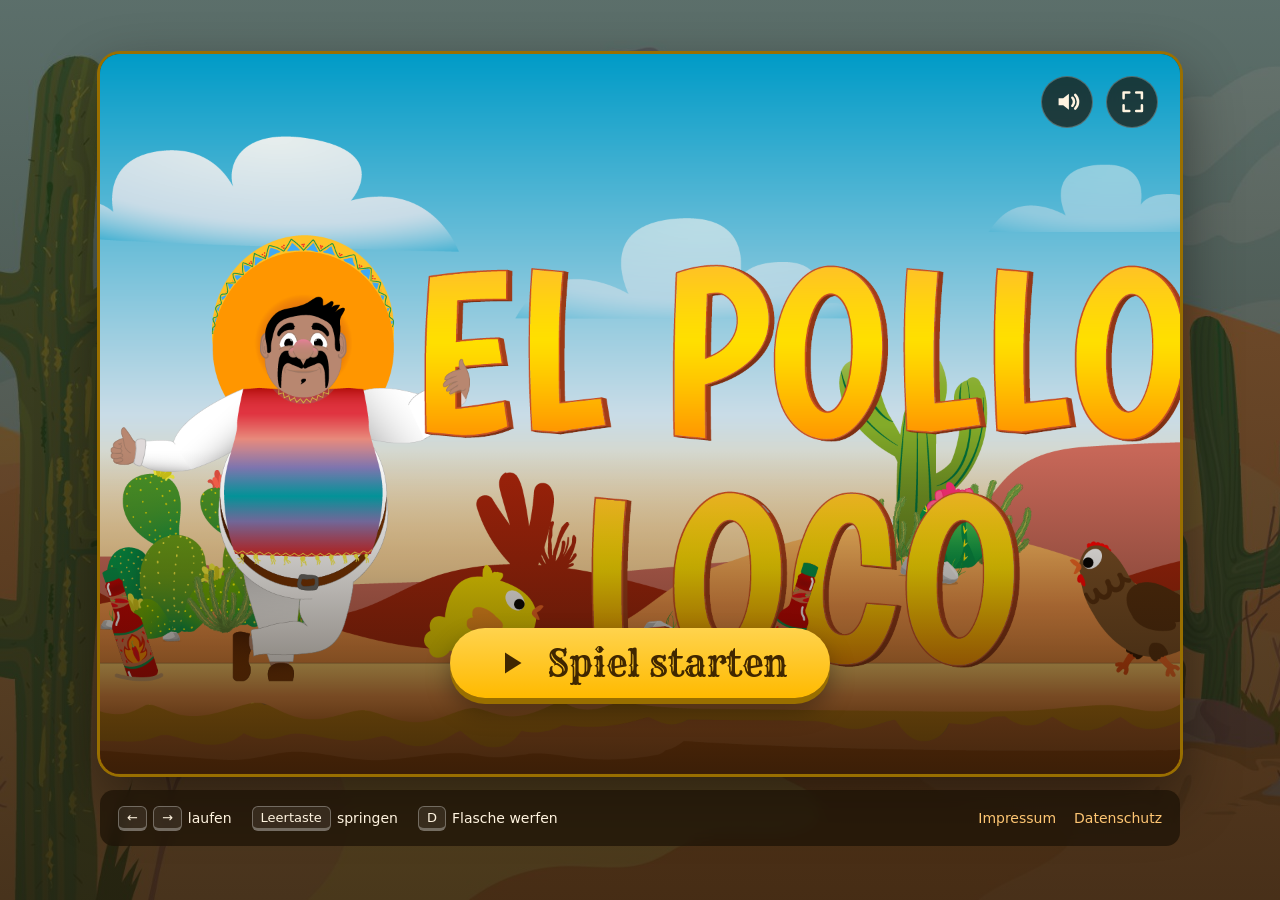
<file: index.html>
<!DOCTYPE html>
<html lang="de">

<head>
    <meta charset="UTF-8">
    <meta name="viewport" content="width=device-width, initial-scale=1.0, viewport-fit=cover">
    <meta name="description" content="El Pollo Loco – ein Jump-and-Run-Spiel mit Pepe, Salsa-Flaschen und verrückten Hühnern. Spielbar am Computer, Tablet und Smartphone.">
    <meta name="theme-color" content="#1c1206">
    <link rel="icon" href="./img/favicon.png" type="image/png">
    <title>El Pollo Loco</title>
    <link rel="stylesheet" href="fonts.css">
    <link rel="stylesheet" href="style.css">
    <script src="./models/drawable-object.class.js"></script>
    <script src="./models/statusbar.class.js"></script>
    <script src="./models/coinbar.class.js"></script>
    <script src="./models/bottlebar.class.js"></script>
    <script src="./models/world.class.js"></script>
    <script src="./models/moveable-object.class.js"></script>
    <script src="./models/throwable-object.class.js"></script>
    <script src="./models/bottle.class.js"></script>
    <script src="./models/chicken.class.js"></script>
    <script src="./models/endboss.class.js"></script>
    <script src="./models/cloud.class.js"></script>
    <script src="./models/character.class.js"></script>
    <script src="./models/background-object.class.js"></script>
    <script src="./models/keyboard.class.js"></script>
    <script src="./models/level.class.js"></script>
    <script src="./models/coin.class.js"></script>
    <script src="./js/game.js"></script>
    <script src="./js/cutscene.js"></script>
    <script src="./levels/level1.js"></script>
    <script src="./levels/level2.js"></script>
</head>

<body onload="init();">
    <main id="app" class="app">
        <section class="stage" aria-label="Spielfeld">
            <canvas class="canvas" width="1080" height="720" id="canvas"></canvas>
            <canvas class="canvas d-none" width="1080" height="720" id="cutsceneCanvas"></canvas>

            <div class="toolbar">
                <button id="mute" class="icon-button d-none" type="button" onclick="manageAudio();"
                    aria-label="Ton ausschalten" title="Ton ausschalten">
                    <svg viewBox="0 0 24 24" aria-hidden="true">
                        <path d="M4 9v6h4l5 4V5L8 9H4Z" />
                        <path class="stroke" d="M16 8.5a5 5 0 0 1 0 7M18.5 6a8.5 8.5 0 0 1 0 12" />
                    </svg>
                </button>
                <button id="no_mute" class="icon-button d-none" type="button" onclick="manageAudio();"
                    aria-label="Ton einschalten" title="Ton einschalten">
                    <svg viewBox="0 0 24 24" aria-hidden="true">
                        <path d="M4 9v6h4l5 4V5L8 9H4Z" />
                        <path class="stroke" d="m16 9.5 5 5m0-5-5 5" />
                    </svg>
                </button>
                <button id="fullscreenButton" class="icon-button d-none" type="button" onclick="toggleFullscreen();"
                    aria-label="Vollbild" title="Vollbild">
                    <svg viewBox="0 0 24 24" aria-hidden="true">
                        <path class="stroke" d="M4 9V4h5M15 4h5v5M20 15v5h-5M9 20H4v-5" />
                    </svg>
                </button>
            </div>

            <div class="touch-controls touch-controls--overlay" aria-hidden="true">
                <div class="touch-controls__group">
                    <button class="touch-button" type="button" data-key="LEFT" tabindex="-1">
                        <svg viewBox="0 0 24 24"><path d="m15 5-7 7 7 7" class="stroke" /></svg>
                    </button>
                    <button class="touch-button" type="button" data-key="RIGHT" tabindex="-1">
                        <svg viewBox="0 0 24 24"><path d="m9 5 7 7-7 7" class="stroke" /></svg>
                    </button>
                </div>
                <div class="touch-controls__group">
                    <button class="touch-button touch-button--action" type="button" data-key="D" tabindex="-1">
                        <img src="./img/6_salsa_bottle/salsa_bottle.png" alt="">
                    </button>
                    <button class="touch-button touch-button--action" type="button" data-key="SPACE" tabindex="-1">
                        <svg viewBox="0 0 24 24"><path d="m5 15 7-7 7 7" class="stroke" /></svg>
                    </button>
                </div>
            </div>

            <div class="gameOver d-none" id="gameOver"></div>
            <div class="winner d-none" id="winner"></div>
            <button id="replay" class="button replay d-none" type="button" onclick="resetGame();">Nochmal spielen</button>
            <div id="letterboxTop" class="letterbox letterbox-top d-none"></div>
            <div id="letterboxBottom" class="letterbox letterbox-bottom d-none"></div>
            <div id="dialogue" class="dialogue d-none" onclick="advanceDialogue();">
                <p id="dialogueText"></p>
                <span class="dialogue-hint dialogue-hint--keyboard">weiter mit Leertaste</span>
                <span class="dialogue-hint dialogue-hint--touch">tippen zum Weiterlesen</span>
            </div>

            <div id="startScreen" class="start-screen">
                <button id="playButton" class="button play-button" type="button" onclick="startGame();">
                    <svg viewBox="0 0 24 24" aria-hidden="true"><path d="M8 5v14l11-7L8 5Z" /></svg>
                    Spiel starten
                </button>
            </div>
        </section>

        <div class="touch-controls touch-controls--pad" aria-hidden="true">
            <div class="touch-controls__group">
                <button class="touch-button" type="button" data-key="LEFT" tabindex="-1">
                    <svg viewBox="0 0 24 24"><path d="m15 5-7 7 7 7" class="stroke" /></svg>
                </button>
                <button class="touch-button" type="button" data-key="RIGHT" tabindex="-1">
                    <svg viewBox="0 0 24 24"><path d="m9 5 7 7-7 7" class="stroke" /></svg>
                </button>
            </div>
            <div class="touch-controls__group">
                <button class="touch-button touch-button--action" type="button" data-key="D" tabindex="-1">
                    <img src="./img/6_salsa_bottle/salsa_bottle.png" alt="">
                </button>
                <button class="touch-button touch-button--action" type="button" data-key="SPACE" tabindex="-1">
                    <svg viewBox="0 0 24 24"><path d="m5 15 7-7 7 7" class="stroke" /></svg>
                </button>
            </div>
        </div>

        <p class="rotate-hint">
            <svg viewBox="0 0 24 24" aria-hidden="true">
                <rect class="stroke" x="7" y="3" width="10" height="18" rx="2" />
                <path class="stroke" d="M20 14a8 8 0 0 1-5 6" />
            </svg>
            Dreh dein Gerät quer für ein größeres Spielfeld.
        </p>

        <footer class="footer">
            <ul class="controls-help" aria-label="Steuerung">
                <li><kbd>←</kbd><kbd>→</kbd> laufen</li>
                <li><kbd>Leertaste</kbd> springen</li>
                <li><kbd>D</kbd> Flasche werfen</li>
            </ul>
            <nav class="legal-links" aria-label="Rechtliches">
                <a href="./impressum.html">Impressum</a>
                <a href="./datenschutz.html">Datenschutz</a>
            </nav>
        </footer>
    </main>
</body>

</html>
</file>
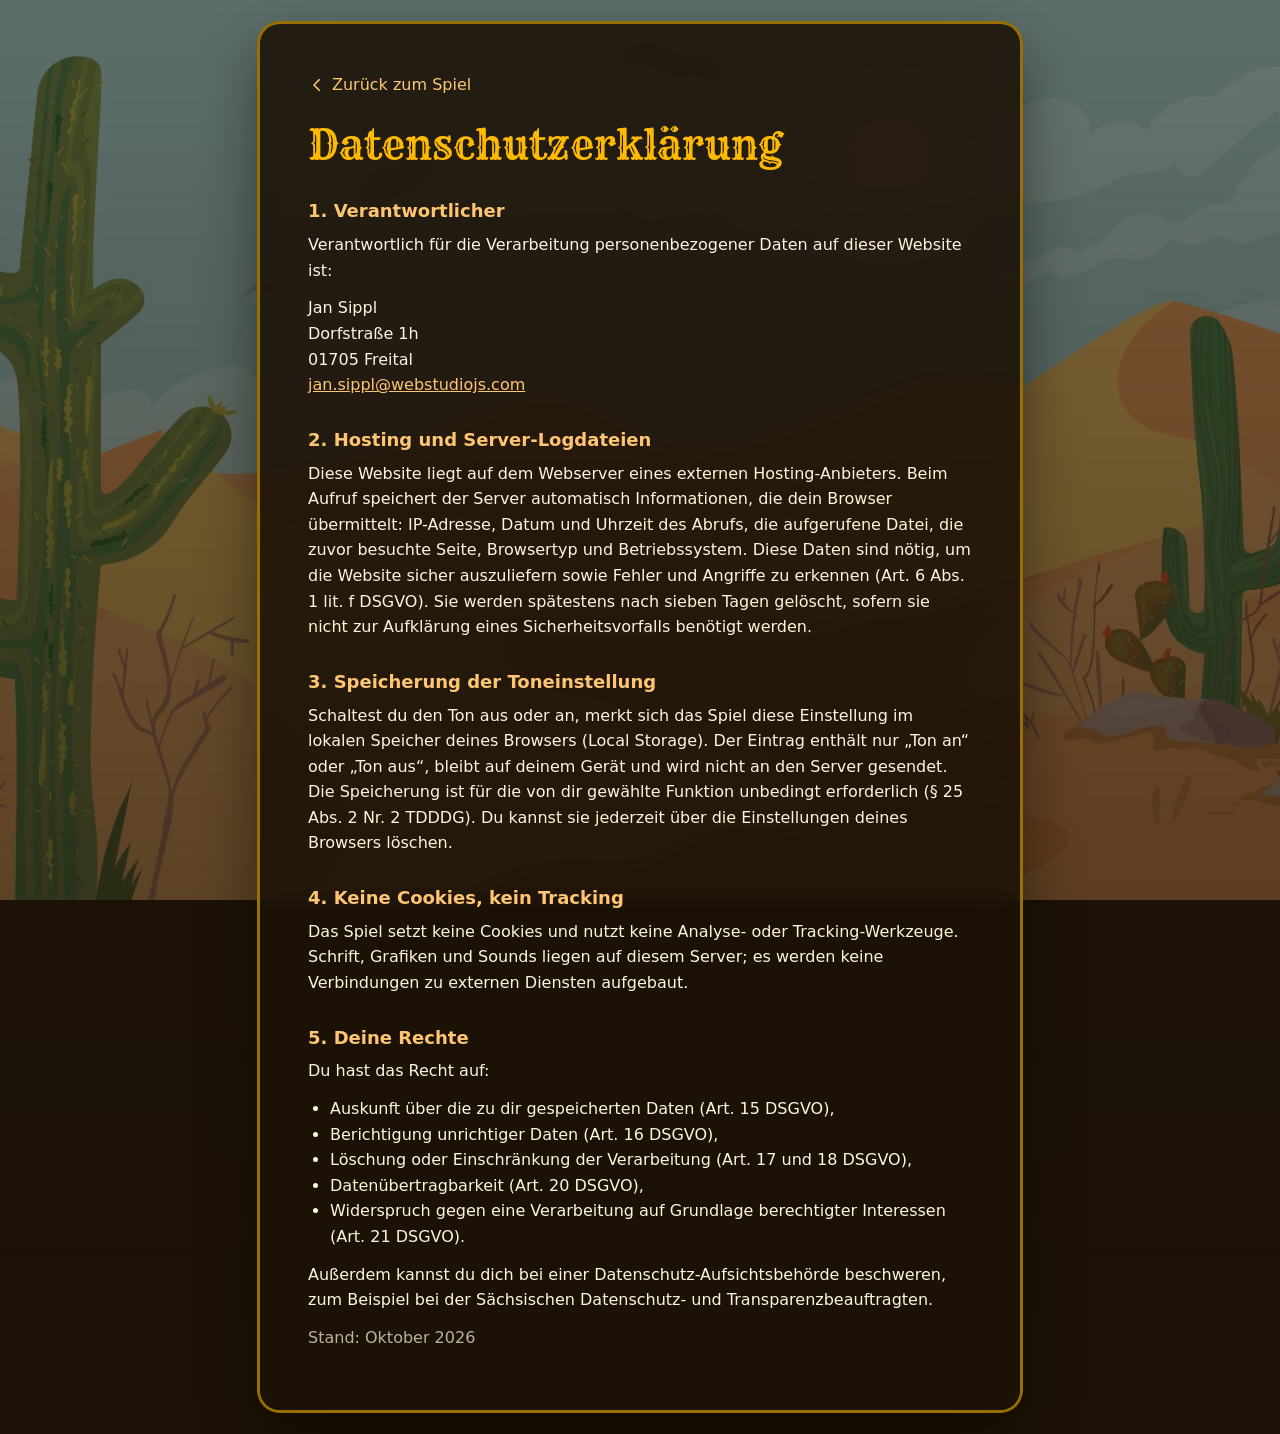
<file: datenschutz.html>
<!DOCTYPE html>
<html lang="de">

<head>
    <meta charset="UTF-8">
    <meta name="viewport" content="width=device-width, initial-scale=1.0, viewport-fit=cover">
    <meta name="theme-color" content="#1c1206">
    <link rel="icon" href="./img/favicon.png" type="image/png">
    <title>Datenschutz – El Pollo Loco</title>
    <link rel="stylesheet" href="fonts.css">
    <link rel="stylesheet" href="style.css">
    <link rel="stylesheet" href="legal.css">
</head>

<body>
    <main class="legal-page">
        <article class="legal">
            <a class="legal__back" href="./index.html">
                <svg viewBox="0 0 24 24" aria-hidden="true"><path class="stroke" d="m15 5-7 7 7 7" /></svg>
                Zurück zum Spiel
            </a>
            <h1>Datenschutz&shy;erklärung</h1>

            <h2>1. Verantwortlicher</h2>
            <p>Verantwortlich für die Verarbeitung personenbezogener Daten auf dieser Website ist:</p>
            <address>
                Jan Sippl<br>
                Dorfstraße 1h<br>
                01705 Freital<br>
                <a href="mailto:jan.sippl@webstudiojs.com">jan.sippl@webstudiojs.com</a>
            </address>

            <h2>2. Hosting und Server-Logdateien</h2>
            <p>
                Diese Website liegt auf dem Webserver eines externen Hosting-Anbieters. Beim Aufruf speichert
                der Server automatisch Informationen, die dein Browser übermittelt: IP-Adresse, Datum und
                Uhrzeit des Abrufs, die aufgerufene Datei, die zuvor besuchte Seite, Browsertyp und
                Betriebssystem. Diese Daten sind nötig, um die Website sicher auszuliefern sowie Fehler und
                Angriffe zu erkennen (Art. 6 Abs. 1 lit. f DSGVO). Sie werden spätestens nach sieben Tagen
                gelöscht, sofern sie nicht zur Aufklärung eines Sicherheitsvorfalls benötigt werden.
            </p>

            <h2>3. Speicherung der Toneinstellung</h2>
            <p>
                Schaltest du den Ton aus oder an, merkt sich das Spiel diese Einstellung im lokalen Speicher
                deines Browsers (Local Storage). Der Eintrag enthält nur „Ton an“ oder „Ton aus“, bleibt auf
                deinem Gerät und wird nicht an den Server gesendet. Die Speicherung ist für die von dir
                gewählte Funktion unbedingt erforderlich (§ 25 Abs. 2 Nr. 2 TDDDG). Du kannst sie jederzeit
                über die Einstellungen deines Browsers löschen.
            </p>

            <h2>4. Keine Cookies, kein Tracking</h2>
            <p>
                Das Spiel setzt keine Cookies und nutzt keine Analyse- oder Tracking-Werkzeuge. Schrift,
                Grafiken und Sounds liegen auf diesem Server; es werden keine Verbindungen zu externen
                Diensten aufgebaut.
            </p>

            <h2>5. Deine Rechte</h2>
            <p>Du hast das Recht auf:</p>
            <ul>
                <li>Auskunft über die zu dir gespeicherten Daten (Art. 15 DSGVO),</li>
                <li>Berichtigung unrichtiger Daten (Art. 16 DSGVO),</li>
                <li>Löschung oder Einschränkung der Verarbeitung (Art. 17 und 18 DSGVO),</li>
                <li>Datenübertragbarkeit (Art. 20 DSGVO),</li>
                <li>Widerspruch gegen eine Verarbeitung auf Grundlage berechtigter Interessen (Art. 21 DSGVO).</li>
            </ul>
            <p>
                Außerdem kannst du dich bei einer Datenschutz-Aufsichtsbehörde beschweren, zum Beispiel bei
                der Sächsischen Datenschutz- und Transparenzbeauftragten.
            </p>

            <p class="legal__date">Stand: Oktober 2026</p>
        </article>
    </main>
</body>

</html>
</file>
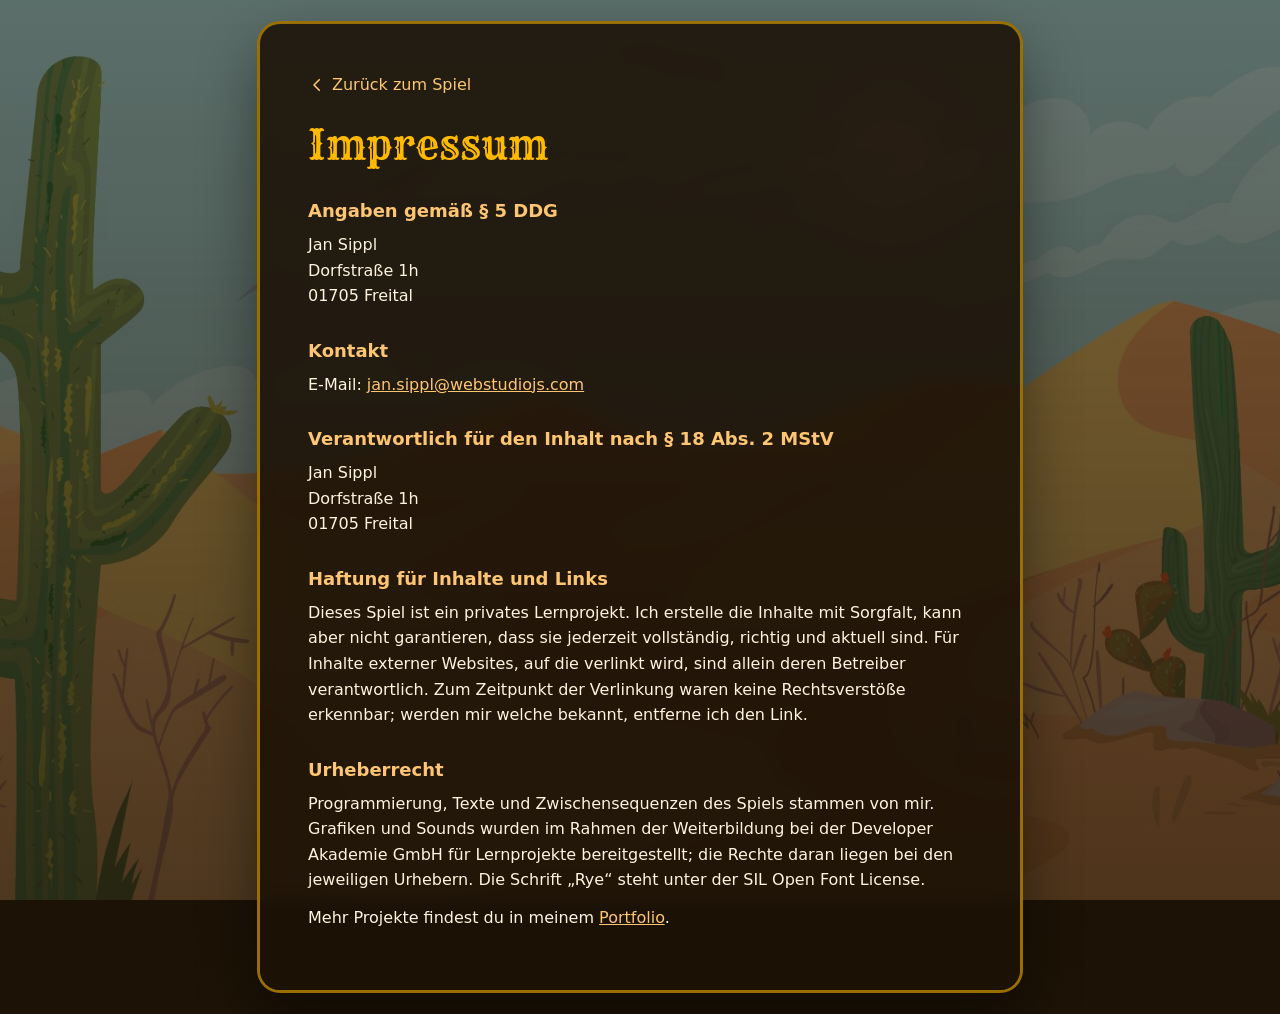
<file: impressum.html>
<!DOCTYPE html>
<html lang="de">

<head>
    <meta charset="UTF-8">
    <meta name="viewport" content="width=device-width, initial-scale=1.0, viewport-fit=cover">
    <meta name="theme-color" content="#1c1206">
    <link rel="icon" href="./img/favicon.png" type="image/png">
    <title>Impressum – El Pollo Loco</title>
    <link rel="stylesheet" href="fonts.css">
    <link rel="stylesheet" href="style.css">
    <link rel="stylesheet" href="legal.css">
</head>

<body>
    <main class="legal-page">
        <article class="legal">
            <a class="legal__back" href="./index.html">
                <svg viewBox="0 0 24 24" aria-hidden="true"><path class="stroke" d="m15 5-7 7 7 7" /></svg>
                Zurück zum Spiel
            </a>
            <h1>Impressum</h1>

            <h2>Angaben gemäß § 5 DDG</h2>
            <address>
                Jan Sippl<br>
                Dorfstraße 1h<br>
                01705 Freital
            </address>

            <h2>Kontakt</h2>
            <p>E-Mail: <a href="mailto:jan.sippl@webstudiojs.com">jan.sippl@webstudiojs.com</a></p>

            <h2>Verantwortlich für den Inhalt nach § 18 Abs. 2 MStV</h2>
            <address>
                Jan Sippl<br>
                Dorfstraße 1h<br>
                01705 Freital
            </address>

            <h2>Haftung für Inhalte und Links</h2>
            <p>
                Dieses Spiel ist ein privates Lernprojekt. Ich erstelle die Inhalte mit Sorgfalt, kann aber
                nicht garantieren, dass sie jederzeit vollständig, richtig und aktuell sind. Für Inhalte
                externer Websites, auf die verlinkt wird, sind allein deren Betreiber verantwortlich. Zum
                Zeitpunkt der Verlinkung waren keine Rechtsverstöße erkennbar; werden mir welche bekannt,
                entferne ich den Link.
            </p>

            <h2>Urheberrecht</h2>
            <p>
                Programmierung, Texte und Zwischensequenzen des Spiels stammen von mir. Grafiken und Sounds
                wurden im Rahmen der Weiterbildung bei der Developer Akademie GmbH für Lernprojekte
                bereitgestellt; die Rechte daran liegen bei den jeweiligen Urhebern. Die Schrift „Rye“
                steht unter der SIL Open Font License.
            </p>

            <p>Mehr Projekte findest du in meinem <a href="https://portfolio.webstudiojs.com">Portfolio</a>.</p>
        </article>
    </main>
</body>

</html>
</file>
<file: fonts.css>
/* rye-regular - latin */
@font-face {
  font-display: swap;
  /* Check https://developer.mozilla.org/en-US/docs/Web/CSS/@font-face/font-display for other options. */
  font-family: 'Rye';
  font-style: normal;
  font-weight: 400;
  src: url('./fonts/rye-v13-latin-regular.woff2') format('woff2');
  /* Chrome 36+, Opera 23+, Firefox 39+, Safari 12+, iOS 10+ */
}
</file>
<file: style.css>
:root {
    --color-night: #1c1206;
    --color-panel: rgba(28, 18, 6, 0.72);
    --color-panel-strong: rgba(28, 18, 6, 0.88);
    --color-sand: #fec673;
    --color-gold: #ffba00;
    --color-gold-dark: #996f00;
    --color-ink: #402700;
    --color-text: #fff4e0;
    --radius-stage: 20px;
    --radius-control: 999px;
    --shadow-stage: 0 24px 60px rgba(0, 0, 0, 0.45);
    --gutter: max(16px, env(safe-area-inset-left), env(safe-area-inset-right));
    --footer-height: 56px;
    --stage-width: min(1080px, 100%, (100dvh - var(--footer-height) - 64px) * 1.5);
    --font-display: 'Rye', Georgia, serif;
    --font-text: system-ui, -apple-system, 'Segoe UI', Roboto, sans-serif;
}

* {
    box-sizing: border-box;
}

html {
    height: 100%;
    background-color: var(--color-night);
}

body {
    min-height: 100%;
    margin: 0;
    color: var(--color-text);
    font-family: var(--font-text);
    background:
        linear-gradient(rgba(28, 18, 6, 0.55), rgba(28, 18, 6, 0.8)),
        url('img/background.jpg') center / cover no-repeat fixed;
    -webkit-tap-highlight-color: transparent;
}

.d-none {
    display: none !important;
}

button {
    font: inherit;
}

svg {
    width: 24px;
    height: 24px;
    fill: currentColor;
}

svg .stroke {
    fill: none;
    stroke: currentColor;
    stroke-width: 2.2;
    stroke-linecap: round;
    stroke-linejoin: round;
}

/* App shell */

.app {
    min-height: 100vh;
    min-height: 100dvh;
    display: flex;
    flex-direction: column;
    align-items: center;
    justify-content: center;
    gap: 16px;
    padding: max(16px, env(safe-area-inset-top)) var(--gutter) max(16px, env(safe-area-inset-bottom));
}

.stage {
    position: relative;
    container-type: inline-size;
    width: var(--stage-width);
    aspect-ratio: 3 / 2;
    border-radius: var(--radius-stage);
    overflow: hidden;
    background-color: #000;
    box-shadow: 0 0 0 3px var(--color-gold-dark), var(--shadow-stage);
    line-height: 0;
    user-select: none;
    -webkit-user-select: none;
}

.canvas {
    position: absolute;
    inset: 0;
    width: 100%;
    height: 100%;
    display: block;
}

/* Buttons */

.button {
    display: inline-flex;
    align-items: center;
    gap: 0.5em;
    border: 0;
    border-radius: var(--radius-control);
    background: linear-gradient(180deg, #ffd34d, var(--color-gold));
    color: var(--color-ink);
    font-family: var(--font-display);
    line-height: 1;
    cursor: pointer;
    box-shadow: 0 6px 0 var(--color-gold-dark), 0 12px 24px rgba(0, 0, 0, 0.35);
    transition: transform 0.15s ease, box-shadow 0.15s ease;
}

.button svg {
    width: 1em;
    height: 1em;
}

.button:hover {
    transform: translateY(-2px);
}

.button:active {
    transform: translateY(4px);
    box-shadow: 0 2px 0 var(--color-gold-dark), 0 6px 12px rgba(0, 0, 0, 0.35);
}

.button:focus-visible,
.icon-button:focus-visible,
.legal-links a:focus-visible {
    outline: 3px solid #fff;
    outline-offset: 3px;
}

.icon-button {
    display: grid;
    place-items: center;
    width: clamp(36px, 5cqw, 52px);
    aspect-ratio: 1;
    padding: 0;
    border: 1px solid rgba(255, 255, 255, 0.25);
    border-radius: 50%;
    background-color: var(--color-panel);
    color: var(--color-text);
    cursor: pointer;
    backdrop-filter: blur(6px);
    -webkit-backdrop-filter: blur(6px);
    transition: background-color 0.15s ease, transform 0.15s ease;
}

.icon-button svg {
    width: 55%;
    height: 55%;
}

.icon-button:hover {
    background-color: var(--color-panel-strong);
    transform: scale(1.06);
}

/* Overlays inside the stage */

.toolbar {
    position: absolute;
    top: 2cqw;
    right: 2cqw;
    z-index: 3;
    display: flex;
    gap: 1.2cqw;
}

.start-screen {
    position: absolute;
    inset: 0;
    z-index: 2;
    display: flex;
    align-items: flex-end;
    justify-content: center;
    padding-bottom: 7cqw;
    background:
        linear-gradient(transparent 55%, rgba(28, 18, 6, 0.75)),
        url('img/9_intro_outro_screens/start/startscreen_1.png') center / cover no-repeat;
}

.play-button {
    padding: 1.6cqw 4cqw;
    font-size: clamp(16px, 3.4cqw, 36px);
}

.gameOver,
.winner {
    position: absolute;
    inset: 0;
    background-repeat: no-repeat;
    background-size: 150% 150%;
    background-position: center;
    background-color: rgba(0, 0, 0, 0.35);
}

.gameOver {
    background-image: url('img/dead.png');
}

.winner {
    background-image: url('img/end.png');
}

.replay {
    position: absolute;
    left: 50%;
    bottom: 8%;
    z-index: 2;
    padding: 1.6cqw 3.6cqw;
    font-size: clamp(14px, 3cqw, 32px);
    transform: translateX(-50%);
}

.replay:hover {
    transform: translateX(-50%) translateY(-2px);
}

.replay:active {
    transform: translateX(-50%) translateY(4px);
}

.letterbox {
    position: absolute;
    left: 0;
    right: 0;
    height: 9%;
    background-color: #000;
    opacity: 0;
    transition: opacity 0.5s ease;
    pointer-events: none;
}

.letterbox:not(.d-none) {
    opacity: 1;
}

.letterbox-top {
    top: 0;
}

.letterbox-bottom {
    bottom: 0;
}

.dialogue {
    position: absolute;
    left: 6%;
    right: 6%;
    bottom: 14%;
    z-index: 1;
    padding: 2.4cqw 2.8cqw 1.8cqw;
    background-color: var(--color-panel-strong);
    border: 1px solid rgba(254, 198, 115, 0.45);
    border-radius: 14px;
    color: var(--color-sand);
    cursor: pointer;
    line-height: 1.35;
    opacity: 0;
    transition: opacity 0.3s ease;
    backdrop-filter: blur(6px);
    -webkit-backdrop-filter: blur(6px);
}

.dialogue:not(.d-none) {
    opacity: 1;
}

.dialogue p {
    margin: 0 0 1cqw;
    font-family: var(--font-display);
    font-size: clamp(13px, 2.4cqw, 26px);
}

.dialogue-hint {
    display: block;
    font-size: clamp(10px, 1.3cqw, 14px);
    opacity: 0.7;
}

.dialogue-hint--touch {
    display: none;
}

/* Touch controls */

.touch-controls {
    display: none;
    justify-content: space-between;
    align-items: flex-end;
    gap: 16px;
    touch-action: none;
}

.touch-controls__group {
    display: flex;
    gap: 12px;
}

.touch-controls--overlay {
    position: absolute;
    left: 3cqw;
    right: 3cqw;
    bottom: 3cqw;
    z-index: 1;
    pointer-events: none;
}

.touch-controls--overlay .touch-button {
    pointer-events: auto;
}

.touch-button {
    display: grid;
    place-items: center;
    width: clamp(52px, 9cqw, 84px);
    aspect-ratio: 1;
    padding: 0;
    border: 2px solid rgba(255, 255, 255, 0.35);
    border-radius: 50%;
    background-color: rgba(28, 18, 6, 0.45);
    color: #fff;
    touch-action: none;
    user-select: none;
    -webkit-user-select: none;
    -webkit-touch-callout: none;
    backdrop-filter: blur(4px);
    -webkit-backdrop-filter: blur(4px);
    transition: transform 0.08s ease, background-color 0.08s ease;
}

.touch-button svg {
    width: 50%;
    height: 50%;
    pointer-events: none;
}

.touch-button img {
    width: 58%;
    pointer-events: none;
}

.touch-button--action {
    border-color: rgba(255, 186, 0, 0.7);
}

.touch-button.is-pressed {
    transform: scale(0.9);
    background-color: rgba(255, 186, 0, 0.55);
}

.rotate-hint {
    display: none;
    align-items: center;
    gap: 10px;
    margin: 0;
    padding: 10px 16px;
    border-radius: var(--radius-control);
    background-color: var(--color-panel);
    color: var(--color-sand);
    font-size: 14px;
}

.rotate-hint svg {
    flex-shrink: 0;
    width: 22px;
    height: 22px;
}

/* Footer */

.footer {
    display: flex;
    flex-wrap: wrap;
    align-items: center;
    justify-content: space-between;
    gap: 8px 24px;
    width: var(--stage-width);
    min-height: var(--footer-height);
    padding: 8px 18px;
    border-radius: 14px;
    background-color: var(--color-panel);
    font-size: 14px;
    backdrop-filter: blur(6px);
    -webkit-backdrop-filter: blur(6px);
}

.controls-help {
    display: flex;
    flex-wrap: wrap;
    gap: 6px 20px;
    margin: 0;
    padding: 0;
    list-style: none;
}

.controls-help li {
    display: flex;
    align-items: center;
    gap: 6px;
}

kbd {
    min-width: 28px;
    padding: 3px 8px;
    border: 1px solid rgba(255, 255, 255, 0.3);
    border-bottom-width: 3px;
    border-radius: 6px;
    background-color: rgba(255, 255, 255, 0.08);
    font-family: inherit;
    font-size: 13px;
    text-align: center;
}

.legal-links {
    display: flex;
    gap: 18px;
}

.legal-links a {
    color: var(--color-sand);
    text-decoration: none;
    border-radius: 4px;
}

.legal-links a:hover {
    text-decoration: underline;
}

/* Touch devices: on-screen buttons instead of keyboard hints */

@media (pointer: coarse) {
    .controls-help {
        display: none;
    }

    .footer {
        width: auto;
        min-height: 0;
        justify-content: center;
        padding: 6px 16px;
    }

    .dialogue-hint--keyboard {
        display: none;
    }

    .dialogue-hint--touch {
        display: block;
    }
}

@media (pointer: coarse) and (orientation: landscape) {
    :root {
        --footer-height: 30px;
        --stage-width: min(100%, (100dvh - var(--footer-height) - 18px) * 1.5);
    }

    .app {
        gap: 6px;
        padding-top: max(6px, env(safe-area-inset-top));
        padding-bottom: max(6px, env(safe-area-inset-bottom));
    }

    .touch-controls--overlay {
        display: flex;
    }
}

@media (pointer: coarse) and (orientation: portrait) {
    .app {
        justify-content: flex-start;
        gap: 20px;
    }

    .stage {
        width: 100%;
        border-radius: 14px;
    }

    .touch-controls--pad {
        display: flex;
        width: 100%;
        padding: 0 4px;
    }

    .touch-controls--pad {
        gap: 12px;
    }

    .touch-controls--pad .touch-button {
        width: clamp(56px, 18vw, 88px);
    }

    .touch-controls--pad .touch-controls__group {
        gap: clamp(10px, 3vw, 16px);
    }

    .rotate-hint {
        display: flex;
    }

    .footer {
        margin-top: auto;
    }
}

@media (prefers-reduced-motion: reduce) {
    *,
    *::before,
    *::after {
        transition-duration: 0.01ms !important;
    }
}

/* Fullscreen: the game fills the screen */

.app:fullscreen {
    padding: 0;
    background-color: #000;
}

.app:fullscreen .stage {
    width: min(100vw, 100vh * 1.5);
    border-radius: 0;
    box-shadow: none;
}

.app:fullscreen .footer,
.app:fullscreen .rotate-hint {
    display: none;
}
</file>
<file: legal.css>
.legal-page {
    display: flex;
    justify-content: center;
    min-height: 100vh;
    min-height: 100dvh;
    padding: max(24px, env(safe-area-inset-top)) var(--gutter) max(24px, env(safe-area-inset-bottom));
}

.legal {
    width: min(760px, 100%);
    height: fit-content;
    padding: clamp(24px, 5vw, 48px);
    border-radius: var(--radius-stage);
    background-color: var(--color-panel-strong);
    box-shadow: 0 0 0 3px var(--color-gold-dark), var(--shadow-stage);
    line-height: 1.6;
    backdrop-filter: blur(8px);
    -webkit-backdrop-filter: blur(8px);
}

.legal__back {
    display: inline-flex;
    align-items: center;
    gap: 6px;
    color: var(--color-sand);
    text-decoration: none;
}

.legal__back:hover {
    text-decoration: underline;
}

.legal__back svg {
    width: 18px;
    height: 18px;
}

.legal h1 {
    margin: 20px 0 8px;
    color: var(--color-gold);
    font-family: var(--font-display);
    font-size: clamp(28px, 6vw, 40px);
    font-weight: 400;
    line-height: 1.2;
}

.legal h2 {
    margin: 28px 0 6px;
    color: var(--color-sand);
    font-size: 18px;
}

.legal p,
.legal address,
.legal ul {
    margin: 0 0 12px;
}

.legal address {
    font-style: normal;
}

.legal ul {
    padding-left: 22px;
}

.legal a {
    color: var(--color-sand);
}

.legal a:focus-visible {
    outline: 3px solid #fff;
    outline-offset: 3px;
}

.legal__date {
    margin-top: 28px;
    opacity: 0.7;
}
</file>
